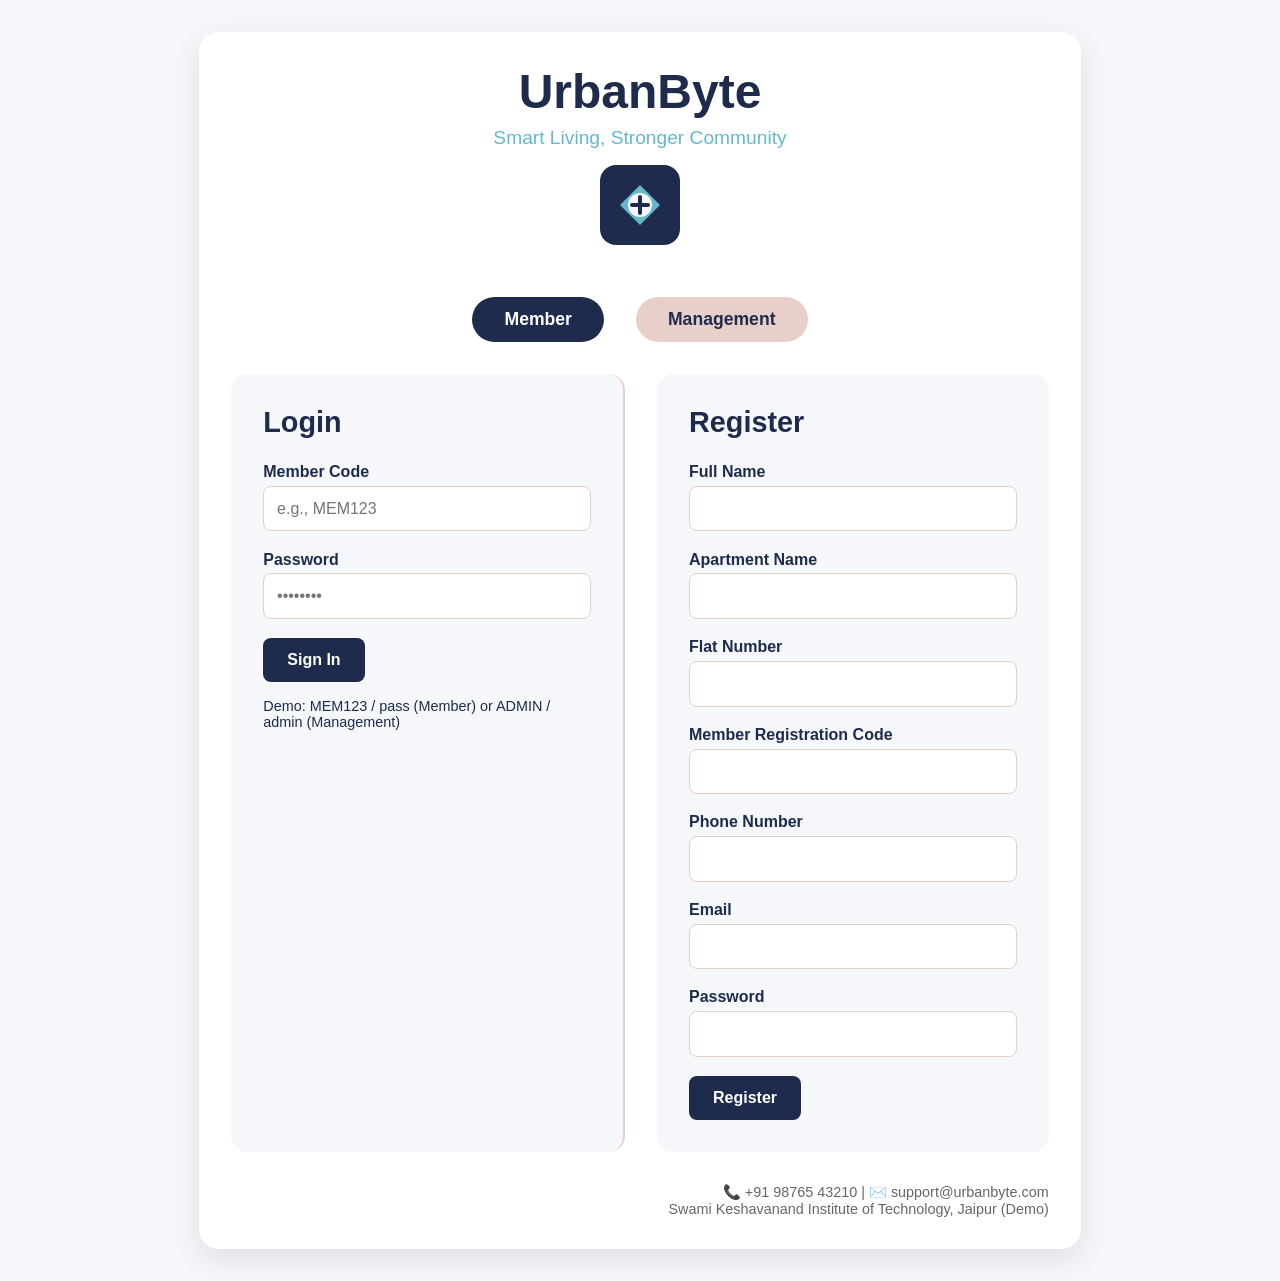
<file: frontend/index.html>
<!DOCTYPE html>
<html lang="en">
<head>
  <meta charset="UTF-8">
  <meta name="viewport" content="width=device-width, initial-scale=1.0">
  <title>UrbanByte - Smart Living, Stronger Community</title>
  <link rel="stylesheet" href="css/style.css">
  <style>
    /* Additional login-specific styling */
    .login-container { max-width: 1200px; margin: 2rem auto; padding: 2rem; background: white; border-radius: 20px; box-shadow: 0 10px 30px rgba(0,0,0,0.1); }
    .login-header { text-align: center; margin-bottom: 2rem; }
    .login-header h1 { font-size: 3rem; color: #1F2B4D; margin-bottom: 0.5rem; }
    .login-header .slogan { font-size: 1.2rem; color: #64B8CE; font-weight: 500; }
    .logo { width: 80px; height: 80px; margin: 1rem auto; }
    .role-selector { display: flex; justify-content: center; gap: 2rem; margin: 2rem 0; }
    .role-btn { padding: 0.75rem 2rem; border-radius: 40px; font-size: 1.1rem; font-weight: 600; background: #E9CFC9; color: #1F2B4D; transition: all 0.3s; border: none; cursor: pointer; }
    .role-btn.active { background: #1F2B4D; color: white; }
    .login-register-wrapper { display: flex; gap: 2rem; margin-top: 2rem; }
    .login-box, .register-box { flex: 1; padding: 2rem; background: #F5F7FA; border-radius: 16px; }
    .login-box { border-right: 2px solid #E9CFC9; }
    .login-box h2, .register-box h2 { margin-bottom: 1.5rem; color: #1F2B4D; font-size: 1.8rem; }
    .form-group { margin-bottom: 1.2rem; }
    .form-group label { display: block; margin-bottom: 0.3rem; font-weight: 600; color: #1F2B4D; }
    .form-group input, .form-group select { width: 100%; padding: 0.8rem; border: 1px solid #E9CFC9; border-radius: 8px; font-size: 1rem; }
    .btn { padding: 0.8rem 1.5rem; border-radius: 8px; font-weight: 600; font-size: 1rem; transition: 0.3s; border: none; cursor: pointer; }
    .btn-primary { background: #1F2B4D; color: white; }
    .btn-primary:hover { background: #64B8CE; }
    .contact-info { text-align: right; margin-top: 2rem; font-size: 0.9rem; color: #666; }
    .divider { display: none; } /* not needed */
  </style>
</head>
<body>
  <div class="login-container">
    <div class="login-header">
      <h1>UrbanByte</h1>
      <div class="slogan">Smart Living, Stronger Community</div>
      <img src="assets/logo.svg" alt="UrbanByte Logo" class="logo">
    </div>

    <!-- Role Selector -->
    <div class="role-selector">
      <button class="role-btn active" data-role="member">Member</button>
      <button class="role-btn" data-role="management">Management</button>
    </div>

    <!-- Login and Register Boxes -->
    <div class="login-register-wrapper">
      <!-- Login Box -->
      <div class="login-box">
        <h2>Login</h2>
        <form id="loginForm">
          <div class="form-group">
            <label for="loginCode">Member Code</label>
            <input type="text" id="loginCode" placeholder="e.g., MEM123" required>
          </div>
          <div class="form-group">
            <label for="loginPassword">Password</label>
            <input type="password" id="loginPassword" placeholder="••••••••" required>
          </div>
          <button type="submit" class="btn btn-primary">Sign In</button>
        </form>
        <p style="margin-top:1rem; font-size:0.9rem;">Demo: MEM123 / pass (Member) or ADMIN / admin (Management)</p>
      </div>

      <!-- Register Box (Member only) -->
      <div class="register-box">
        <h2>Register</h2>
        <form id="registerForm">
          <div class="form-group">
            <label>Full Name</label>
            <input type="text" id="regName" required>
          </div>
          <div class="form-group">
            <label>Apartment Name</label>
            <input type="text" id="regApartment" required>
          </div>
          <div class="form-group">
            <label>Flat Number</label>
            <input type="text" id="regFlat" required>
          </div>
          <div class="form-group">
            <label>Member Registration Code</label>
            <input type="text" id="regCode" required>
          </div>
          <div class="form-group">
            <label>Phone Number</label>
            <input type="tel" id="regPhone" required>
          </div>
          <div class="form-group">
            <label>Email</label>
            <input type="email" id="regEmail" required>
          </div>
          <div class="form-group">
            <label>Password</label>
            <input type="password" id="regPassword" required>
          </div>
          <button type="submit" class="btn btn-primary">Register</button>
        </form>
      </div>
    </div>

    <!-- Contact Info -->
    <div class="contact-info">
      📞 +91 98765 43210 | ✉️ support@urbanbyte.com<br>
      Swami Keshavanand Institute of Technology, Jaipur (Demo)
    </div>
  </div>

  <script src="js/auth.js"></script>
  <script>
    // Role selector highlighting
    document.querySelectorAll('.role-btn').forEach(btn => {
      btn.addEventListener('click', function() {
        document.querySelectorAll('.role-btn').forEach(b => b.classList.remove('active'));
        this.classList.add('active');
      });
    });
  </script>
</body>
</html>
</file>
<file: frontend/css/style.css>
/* ===== Global Styles ===== */
* {
  margin: 0;
  padding: 0;
  box-sizing: border-box;
  font-family: 'Segoe UI', Tahoma, Geneva, Verdana, sans-serif;
}

body {
  background-color: #F5F7FA;
  color: #1F2B4D;
  min-height: 100vh;
  display: flex;
  flex-direction: column;
}

a {
  text-decoration: none;
  color: inherit;
}

button {
  cursor: pointer;
  border: none;
  outline: none;
}

/* ===== Colors ===== */
.navy-bg { background-color: #1F2B4D; }
.navy-text { color: #1F2B4D; }
.teal-bg { background-color: #64B8CE; }
.teal-text { color: #64B8CE; }
.coral-bg { background-color: #C3643D; }
.coral-text { color: #C3643D; }
.light-bg { background-color: #F5F7FA; }
.light-text { color: #F5F7FA; }
.grey-bg { background-color: #E9CFC9; }
.grey-text { color: #E9CFC9; }

/* ===== Login Page ===== */
.login-container {
  max-width: 1200px;
  margin: 2rem auto;
  padding: 2rem;
  background: white;
  border-radius: 20px;
  box-shadow: 0 10px 30px rgba(0,0,0,0.1);
}

.login-header {
  text-align: center;
  margin-bottom: 2rem;
}

.login-header h1 {
  font-size: 3rem;
  color: #1F2B4D;
  margin-bottom: 0.5rem;
}

.login-header .slogan {
  font-size: 1.2rem;
  color: #64B8CE;
  font-weight: 500;
}

.logo {
  width: 80px;
  height: 80px;
  margin: 1rem auto;
}

.role-selector {
  display: flex;
  justify-content: center;
  gap: 2rem;
  margin: 2rem 0;
}

.role-btn {
  padding: 0.75rem 2rem;
  border-radius: 40px;
  font-size: 1.1rem;
  font-weight: 600;
  background: #E9CFC9;
  color: #1F2B4D;
  transition: all 0.3s;
}

.role-btn.active {
  background: #1F2B4D;
  color: white;
}

.login-register-wrapper {
  display: flex;
  gap: 2rem;
  margin-top: 2rem;
}

.login-box, .register-box {
  flex: 1;
  padding: 2rem;
  background: #F5F7FA;
  border-radius: 16px;
}

.login-box {
  border-right: 2px solid #E9CFC9;
}

.login-box h2, .register-box h2 {
  margin-bottom: 1.5rem;
  color: #1F2B4D;
  font-size: 1.8rem;
}

.form-group {
  margin-bottom: 1.2rem;
}

.form-group label {
  display: block;
  margin-bottom: 0.3rem;
  font-weight: 600;
  color: #1F2B4D;
}

.form-group input, .form-group select {
  width: 100%;
  padding: 0.8rem;
  border: 1px solid #E9CFC9;
  border-radius: 8px;
  font-size: 1rem;
}

.btn {
  padding: 0.8rem 1.5rem;
  border-radius: 8px;
  font-weight: 600;
  font-size: 1rem;
  transition: 0.3s;
}

.btn-primary {
  background: #1F2B4D;
  color: white;
}

.btn-primary:hover {
  background: #64B8CE;
}

.btn-secondary {
  background: #64B8CE;
  color: #1F2B4D;
}

.contact-info {
  text-align: right;
  margin-top: 2rem;
  font-size: 0.9rem;
  color: #666;
}

/* ===== Dashboard Layout ===== */
.dashboard {
  display: flex;
  min-height: 100vh;
}

.sidebar {
  width: 20%;
  background: #1F2B4D;
  color: white;
  padding: 2rem 0;
  display: flex;
  flex-direction: column;
  position: fixed;
  height: 100vh;
  overflow-y: auto;
}

.main-content {
  width: 80%;
  margin-left: 20%;
  padding: 2rem;
  background: #F5F7FA;
}

.user-info {
  display: flex;
  align-items: center;
  gap: 1rem;
  padding: 0 1rem 2rem 1rem;
  border-bottom: 1px solid #64B8CE;
}

.user-icon {
  width: 50px;
  height: 50px;
  border-radius: 50%;
  background: #64B8CE;
  display: flex;
  align-items: center;
  justify-content: center;
  font-size: 1.5rem;
  font-weight: bold;
  color: #1F2B4D;
}

.user-name {
  font-size: 1.2rem;
  font-weight: 600;
}

.nav-buttons {
  flex: 1;
  padding: 2rem 0;
}

.nav-btn {
  display: block;
  width: 100%;
  padding: 1rem 1.5rem;
  text-align: left;
  background: transparent;
  color: white;
  font-size: 1rem;
  border: none;
  border-left: 4px solid transparent;
  transition: 0.3s;
}

.nav-btn:hover {
  background: #64B8CE;
  color: #1F2B4D;
  border-left-color: #C3643D;
}

.logout-btn {
  margin-top: auto;
  padding: 1rem;
  background: #C3643D;
  color: white;
  border: none;
  font-size: 1rem;
  cursor: pointer;
}

/* Welcome Box */
.welcome-box {
  background: white;
  padding: 2rem;
  border-radius: 16px;
  margin-bottom: 2rem;
  box-shadow: 0 2px 10px rgba(0,0,0,0.05);
}

.welcome-box h2 {
  color: #1F2B4D;
  margin-bottom: 0.5rem;
}

.priority-box {
  background: white;
  padding: 2rem;
  border-radius: 16px;
  box-shadow: 0 2px 10px rgba(0,0,0,0.05);
}

.priority-box h3 {
  color: #1F2B4D;
  margin-bottom: 1rem;
  border-bottom: 2px solid #64B8CE;
  padding-bottom: 0.5rem;
}

.notification-item {
  padding: 1rem;
  border-bottom: 1px solid #E9CFC9;
  display: flex;
  align-items: center;
  gap: 1rem;
}

.notification-item.priority-high {
  border-left: 4px solid #C3643D;
}

.notification-item.priority-medium {
  border-left: 4px solid #64B8CE;
}

.notification-item .date {
  color: #666;
  font-size: 0.85rem;
}

/* ===== Page Cards ===== */
.page-card {
  background: white;
  padding: 2rem;
  border-radius: 16px;
  box-shadow: 0 2px 10px rgba(0,0,0,0.05);
}

.page-card h2 {
  color: #1F2B4D;
  margin-bottom: 1.5rem;
  border-bottom: 2px solid #64B8CE;
  padding-bottom: 0.5rem;
}

.table-responsive {
  overflow-x: auto;
}

table {
  width: 100%;
  border-collapse: collapse;
  margin-top: 1rem;
}

th {
  background: #1F2B4D;
  color: white;
  padding: 0.8rem;
  text-align: left;
}

td {
  padding: 0.8rem;
  border-bottom: 1px solid #E9CFC9;
}

tr:hover {
  background: #F5F7FA;
}

.btn-small {
  padding: 0.4rem 0.8rem;
  font-size: 0.85rem;
  border-radius: 4px;
  background: #64B8CE;
  color: #1F2B4D;
}

.btn-small:hover {
  background: #1F2B4D;
  color: white;
}

/* SOS Button */
.sos-btn {
  background: #C3643D;
  color: white;
  padding: 1rem 2rem;
  font-size: 1.5rem;
  border-radius: 50px;
  font-weight: bold;
  animation: pulse 1.5s infinite;
  border: none;
  cursor: pointer;
}

@keyframes pulse {
  0% { transform: scale(1); }
  50% { transform: scale(1.05); background-color: #ff5e3a; }
  100% { transform: scale(1); }
}

/* Form Row */
.form-row {
  display: flex;
  gap: 1rem;
  flex-wrap: wrap;
}

/* Back button */
.back-btn {
  margin-bottom: 1rem;
  display: inline-block;
  color: #1F2B4D;
  background: #E9CFC9;
  padding: 0.5rem 1rem;
  border-radius: 8px;
}

/* Responsive */
@media (max-width: 768px) {
  .sidebar {
    width: 100%;
    height: auto;
    position: relative;
  }
  .main-content {
    width: 100%;
    margin-left: 0;
  }
  .login-register-wrapper {
    flex-direction: column;
  }
  .login-box {
    border-right: none;
    border-bottom: 2px solid #E9CFC9;
  }
}
</file>
